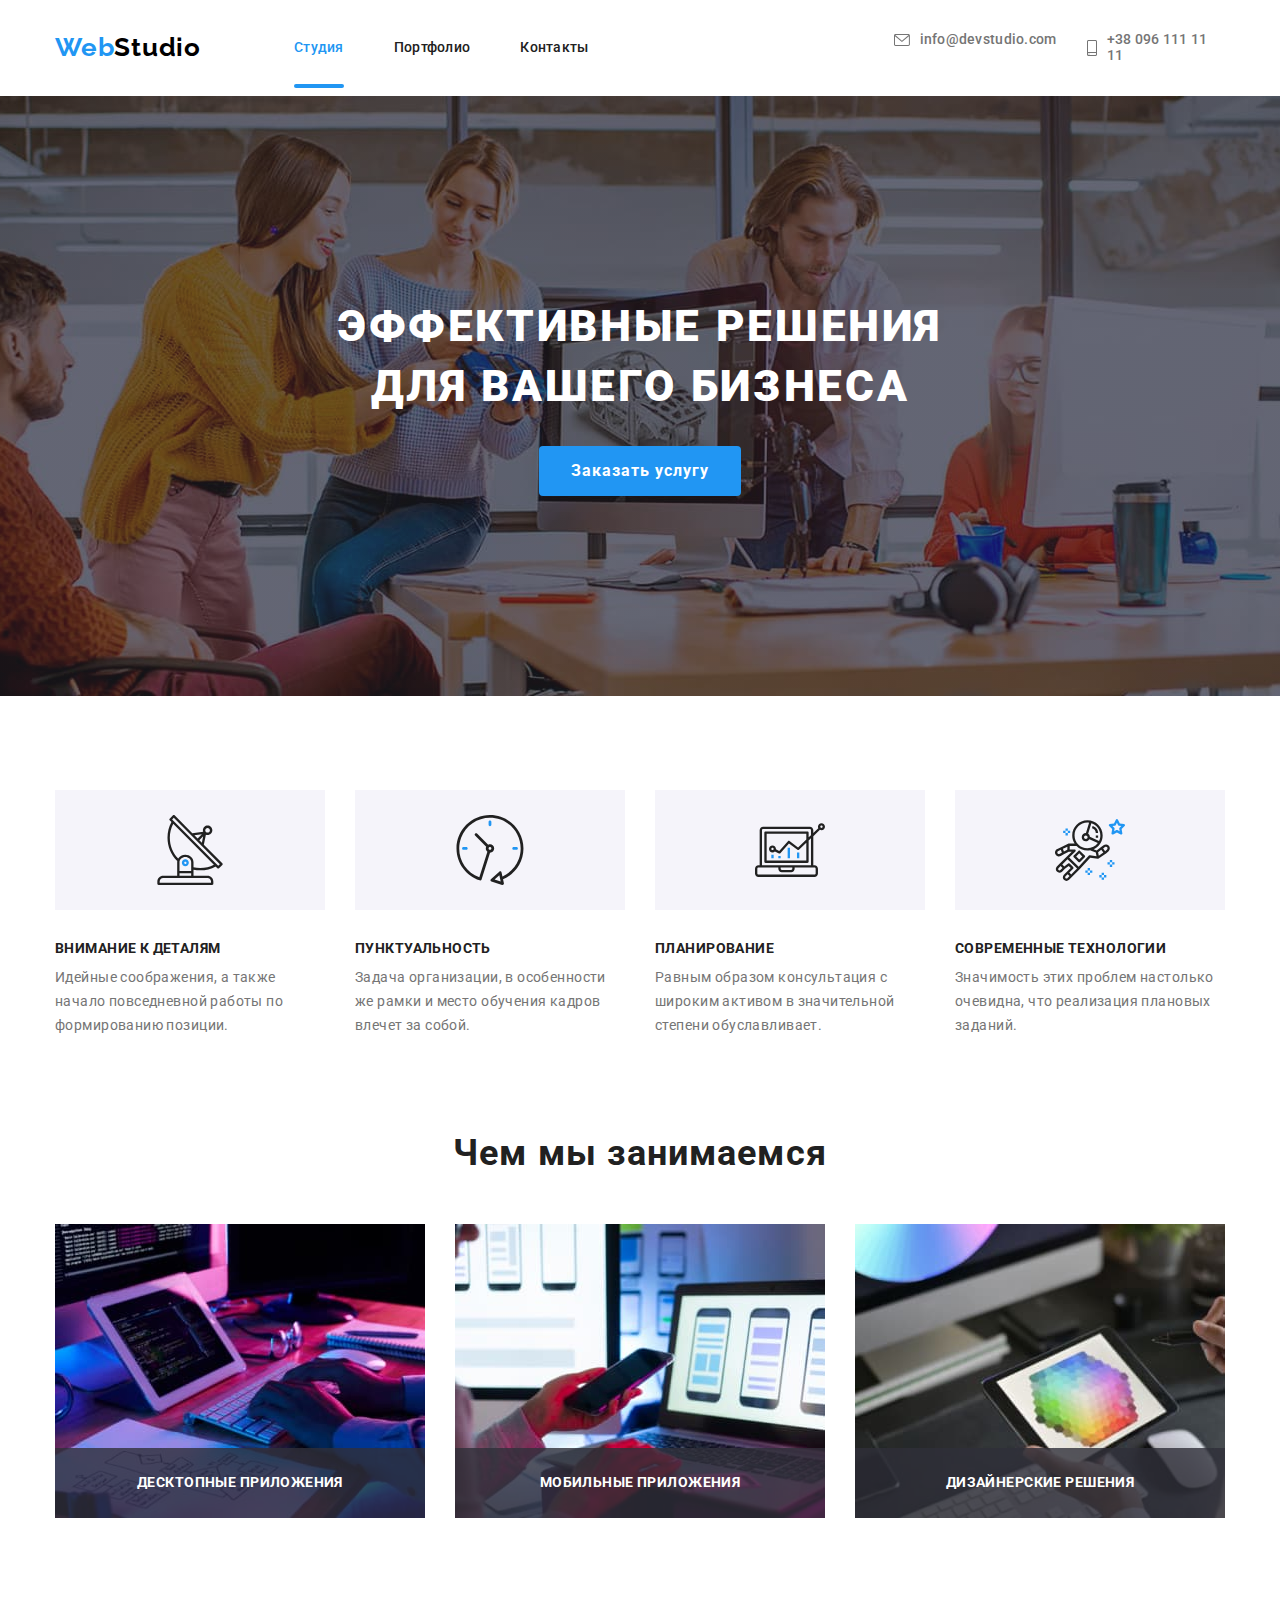
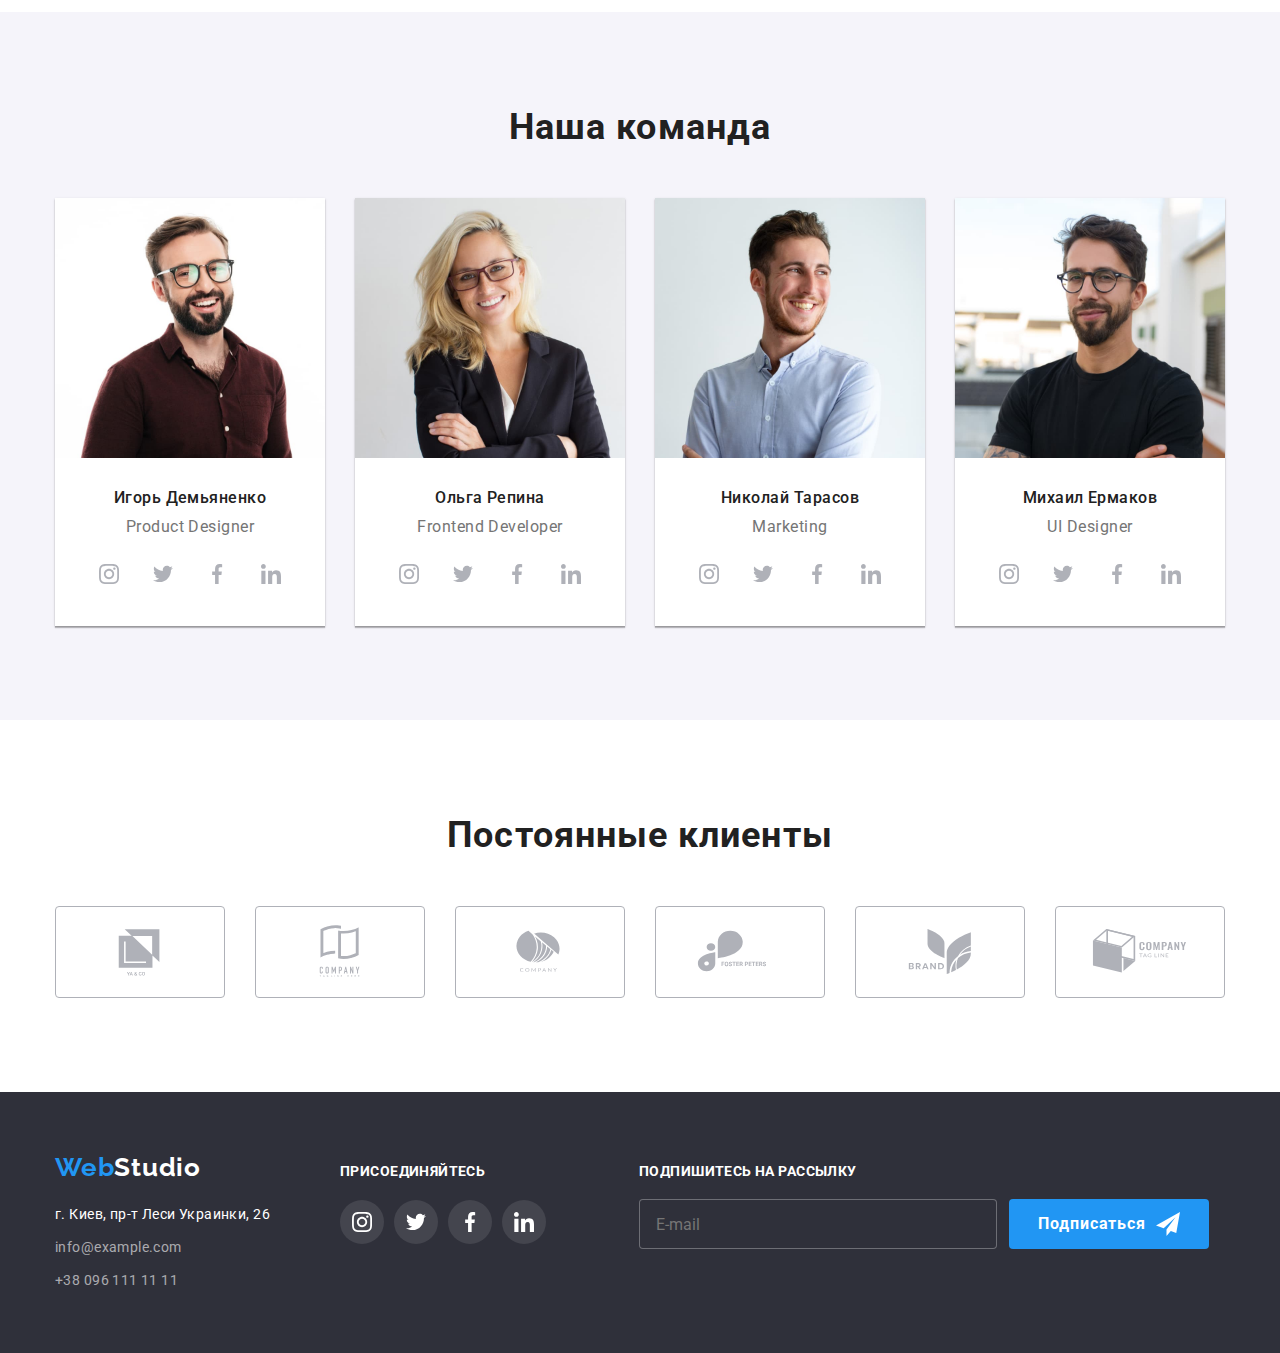
<file: index.html>
<!DOCTYPE html>
<html lang="ru">
    <head>
        <meta charset="utf-8">
        <title>Главная</title>
        <link href="https://fonts.googleapis.com/css2?family=Raleway:wght@700&family=Roboto:wght@400;500;700;900&display=swap" rel="stylesheet">  
        <link href="css/modern-normalize.css" rel="stylesheet">    
        <link rel="stylesheet" href="css/styles.css">
    </head>

    <body>
        <header class="header">
            <div class="container">
                <nav class="nav-container">
                    <a href="./index.html" class="logo"><span class="logo-web">Web</span><span class="logo-studio">Studio</span></a>
                    <ul class="list navigation">
                        <li><a class="link nav-link current-page" href="./index.html">Студия</a></li>
                        <li><a class="link nav-link" href="./portfolio.html">Портфолио</a></li>
                        <li><a class="link nav-link" href="">Контакты</a></li>
                    </ul>
                </nav>
                <ul class="list header-contacts">
                    <li> 
                        <a class="link mail" href="mailto:info@devstudio.com">
                            <div class="contacts-icon">
                                <svg class="envelop-icon" width="16" height="12">
                                    <use href="./images/icons.svg#icon-envelope"></use>
                                </svg>
                            </div>
                            info@devstudio.com
                        </a>
                    </li>
                    <li>
                        
                        <a class="link phone" href="tel:+380961111111">
                            <div class="contacts-icon">
                                <svg class="phone-icon" width="10" height="16">
                                    <use href="./images/icons.svg#icon-smartphone"></use>
                                </svg>
                            </div>
                            +38 096 111 11 11
                        </a>
                    </li>
                </ul>
            </div>
        </header>

        <main>
            <section class="section hero">
                <h1 class="hero-heading">Эффективные решения<br>для вашего бизнеса</h1>
                <button data-modal-open class="hero-button" type="button">Заказать услугу</button>
            </section>

            <section class="section features"> 
                <div class="container">
                    <h2 class="section-heading">Особенности</h2>
                    <ul class="list">
                        <li class="features-item attention">
                            <div class="feature-icon">
                                <svg width="70" height="70">
                                    <use href="./images/icons.svg#icon-antenna"></use>
                                </svg>
                            </div>
                            <h3 class="section-element">Внимание к деталям</h3>
                            <p class="text">
                            Идейные соображения, а также начало повседневной работы по формированию позиции.
                            </p>
                        </li>
                        <li class="features-item">
                            <div class="feature-icon">
                                <svg width="70" height="70">
                                    <use href="./images/icons.svg#icon-clock"></use>
                                </svg>
                            </div>
                            <h3 class="section-element">Пунктуальность</h3>
                            <p class="text">
                            Задача организации, в особенности же рамки и место обучения кадров влечет за собой.
                            </p>
                        </li>
                        <li class="features-item">
                            <div class="feature-icon">
                                <svg width="70" height="70">
                                    <use href="./images/icons.svg#icon-diagram"></use>
                                </svg>
                            </div>
                            <h3 class="section-element">Планирование</h3>
                            <p class="text">
                            Равным образом консультация с широким активом в значительной степени обуславливает.
                            </p>
                        </li>
                        <li class="features-item">
                            <div class="feature-icon">
                                <svg width="70" height="70">
                                    <use href="./images/icons.svg#icon-astronaut"></use>
                                </svg>
                            </div>
                            <h3 class="section-element">Современные технологии</h3>
                            <p class="text">
                            Значимость этих проблем настолько очевидна, что реализация плановых заданий.
                            </p>
                        </li>
                    </ul>
                </div>
            </section>

            <section class="section business">
                <div class="container">
                    <h2 class="section-heading">Чем мы занимаемся</h2>
                    <ul class="list">
                        <li class="product-item">
                            <img src="./images/laptop1.jpg" alt="laptop1" width="370">
                            <div class="product-name"><span>Десктопные приложения</span></div>                           
                        </li>
                        <li class="product-item">
                            <img src="./images/laptop2.jpg" alt="laptop2" width="370">
                            <div class="product-name"><span>Мобильные приложения</span></div>
                        </li>
                        <li class="product-item">
                            <img src="./images/laptop3.jpg" alt="laptop3" width="370">
                            <div class="product-name"><span>Дизайнерские решения</span></div>
                        </li>
                    </ul>
                </div>
            </section>

            <section class="section our-team">
                <div class="container">
                    <h2 class="section-heading">Наша команда</h2>
                    <ul class="list">
                        <li class="member-card">
                            <img src="./images/ihor.jpg" alt="Игорь Демьяненко" width="270">
                            <div class="member-describe">
                                <h3 class="section-element">Игорь Демьяненко</h3>
                                <p class="text">Product Designer</p>
                                <ul class="list profile-list">
                                    <li class="member-profile">
                                        <a href="" class="link">
                                            <svg class="media-icon" width="20" height="20">
                                                <use href="./images/icons.svg#icon-instagram"></use>
                                            </svg>
                                        </a>
                                    </li>
                                    <li class="member-profile">
                                        <a href="" class="link">
                                            <svg class="media-icon" width="20" height="20">
                                                <use href="./images/icons.svg#icon-twitter"></use>
                                            </svg>
                                        </a>
                                    </li>
                                    <li class="member-profile">
                                        <a href="" class="link">
                                            <svg class="media-icon" width="20" height="20">
                                               <use href="./images/icons.svg#icon-facebook"></use>
                                            </svg>
                                        </a>
                                    </li>
                                    <li class="member-profile">
                                        <a href="" class="link">
                                            <svg class="media-icon" width="20" height="20">
                                                <use href="./images/icons.svg#icon-linkedin"></use>
                                            </svg>
                                        </a>
                                    </li>
                                </ul>
                            </div>
                        </li>
                        <li class="member-card">
                            <img src="./images/olha.jpg" alt="Ольга Репина" width="270">
                            <div class="member-describe">
                                <h3 class="section-element">Ольга Репина</h3>
                                <p class="text">Frontend Developer</p>
                                <ul class="list profile-list">
                                    <li class="member-profile">
                                        <a href="" class="link">
                                            <svg class="media-icon" width="20" height="20">
                                                <use href="./images/icons.svg#icon-instagram"></use>
                                            </svg>
                                        </a>
                                    </li>
                                    <li class="member-profile">
                                        <a href="" class="link">
                                            <svg class="media-icon" width="20" height="20">
                                                <use href="./images/icons.svg#icon-twitter"></use>
                                            </svg>
                                        </a>
                                    </li>
                                    <li class="member-profile">
                                        <a href="" class="link">
                                            <svg class="media-icon" width="20" height="20">
                                               <use href="./images/icons.svg#icon-facebook"></use>
                                            </svg>
                                        </a>
                                    </li>
                                    <li class="member-profile">
                                        <a href="" class="link">
                                            <svg class="media-icon" width="20" height="20">
                                                <use href="./images/icons.svg#icon-linkedin"></use>
                                            </svg>
                                        </a>
                                    </li>
                                </ul>
                            </div>
                        </li>
                        <li class="member-card">
                            <img src="./images/nikolai.jpg" alt="Николай Тарасов" width="270">
                            <div class="member-describe">
                                <h3 class="section-element">Николай Тарасов</h3>
                                <p class="text">Marketing</p>
                                <ul class="list profile-list">
                                    <li class="member-profile">
                                        <a href="" class="link">
                                            <svg class="media-icon" width="20" height="20">
                                                <use href="./images/icons.svg#icon-instagram"></use>
                                            </svg>
                                        </a>
                                    </li>
                                    <li class="member-profile">
                                        <a href="" class="link">
                                            <svg class="media-icon" width="20" height="20">
                                                <use href="./images/icons.svg#icon-twitter"></use>
                                            </svg>
                                        </a>
                                    </li>
                                    <li class="member-profile">
                                        <a href="" class="link">
                                            <svg class="media-icon" width="20" height="20">
                                               <use href="./images/icons.svg#icon-facebook"></use>
                                            </svg>
                                        </a>
                                    </li>
                                    <li class="member-profile">
                                        <a href="" class="link">
                                            <svg class="media-icon" width="20" height="20">
                                                <use href="./images/icons.svg#icon-linkedin"></use>
                                            </svg>
                                        </a>
                                    </li>
                                </ul>
                            </div>
                        </li>
                        <li class="member-card">
                            <img src="./images/mikhail.jpg" alt="Михаил Ермаков" width="270">
                            <div class="member-describe">
                                <h3 class="section-element">Михаил Ермаков</h3>
                                <p class="text">UI Designer</p>
                                <ul class="list profile-list">
                                    <li class="member-profile">
                                        <a href="" class="link">
                                            <svg class="media-icon" width="20" height="20">
                                                <use href="./images/icons.svg#icon-instagram"></use>
                                            </svg>
                                        </a>
                                    </li>
                                    <li class="member-profile">
                                        <a href="" class="link">
                                            <svg class="media-icon" width="20" height="20">
                                                <use href="./images/icons.svg#icon-twitter"></use>
                                            </svg>
                                        </a>
                                    </li>
                                    <li class="member-profile">
                                        <a href="" class="link">
                                            <svg class="media-icon" width="20" height="20">
                                               <use href="./images/icons.svg#icon-facebook"></use>
                                            </svg>
                                        </a>
                                    </li>
                                    <li class="member-profile">
                                        <a href="" class="link">
                                            <svg class="media-icon" width="20" height="20">
                                                <use href="./images/icons.svg#icon-linkedin"></use>
                                            </svg>
                                        </a>
                                    </li>
                                </ul>
                            </div>
                        </li>
                    </ul>
                </div>
            </section>

            <section class="section our-clients">
                <div class="container">
                    <h2 class="section-heading">Постоянные клиенты</h2>
                    <div>
                        <ul class="list clients-list">
                            <li class="clients-item">
                                <a class="link" href="">
                                <svg class="logo-icon" width="106" height="60">
                                    <use href="./images/icons.svg#icon-Logo-1"></use>
                                </svg>
                                </a>
                            </li>
                            <li class="clients-item">
                                <a class="link" href="">
                                <svg class="logo-icon" width="106" height="60">
                                   <use href="./images/icons.svg#icon-Logo-2"></use>
                                </svg>
                                </a></li>
                            <li class="clients-item">
                                <a class="link" href="">
                                <svg class="logo-icon" width="106" height="60">
                                    <use href="./images/icons.svg#icon-Logo-3"></use>
                                </svg>
                                </a>
                            </li>
                            <li class="clients-item">
                                <a class="link" href="">
                                <svg class="logo-icon" width="106" height="60">
                                    <use href="./images/icons.svg#icon-Logo-4"></use>
                                </svg>
                                </a>
                            </li>
                            <li class="clients-item">
                                <a class="link" href="">
                                <svg class="logo-icon" width="106" height="60">
                                    <use href="./images/icons.svg#icon-Logo-5"></use>
                                </svg>
                                </a>
                            </li>
                            <li class="clients-item">
                                <a class="link" href="">
                                <svg class="logo-icon" width="106" height="60">
                                    <use href="./images/icons.svg#icon-Logo-6"></use>
                                </svg>
                                </a>
                            </li>
                        </ul>
                    </div>
                </div>    
            </section>
        </main>

        <footer class="footer">
            <div class="container">
            <div class="wrapper">
                <div>
                <a href="./index.html" class="logo"><span class="logo-web">Web</span><span class="logo-studio">Studio</span></a>
                <address>
                    <ul class="list info">
                        <li><a class="link" href="">г. Киев, пр-т Леси Украинки, 26</a></li>
                        <li><a class="link footer-contacts" href="mailto:info@example.com">info@example.com</a></li>
                        <li><a class="link footer-contacts" href="tel:+380961111111">+38 096 111 11 11</a></li>
                    </ul>
                </address>
                </div>

                <div class="social-media">
                    <b class="join-us">Присоединяйтесь</b>
                    <ul class="list media-list">
                        <li class="media-item">
                            <a href="" class="link icon-link">
                                <svg class="footer-icon" width="20" height="20">
                                    <use href="./images/icons.svg#icon-instagram"></use>
                                </svg>
                            </a>
                        </li>
                        <li class="media-item">
                            <a href="" class="link icon-link">
                                <svg class="footer-icon" width="20" height="20">
                                    <use href="./images/icons.svg#icon-twitter"></use>
                                </svg>
                            </a>
                        </li>
                        <li class="media-item">
                            <a href="" class="link icon-link">
                                <svg class="footer-icon" width="20" height="20">
                                   <use href="./images/icons.svg#icon-facebook"></use>
                                </svg>
                            </a>
                        </li>
                        <li class="media-item">
                            <a href="" class="link icon-link">
                                <svg class="footer-icon" width="20" height="20">
                                    <use href="./images/icons.svg#icon-linkedin"></use>
                                </svg>
                            </a>
                        </li>
                    </ul>
                </div>

                <div class="suscribe-block">
                    <b class="subscribe-text">Подпишитесь на рассылку</b>
                    <form class="subscribe-form">
                        <input class="subscribe-field" name="email" placeholder="E-mail">
                        <button class="button subscribe-button" type="submit">
                            <span class="subscribe-button-text">Подписаться</span>
                            <span class="subscribe-icon">
                                <svg width="24" height="24">
                                    <use href="./images/icons.svg#icon-icon-send"></use>
                                </svg>
                            </span>
                        </button>
                    </form>
                </div>
            </div>
            </div>
        </footer>

        <div data-modal class="backdrop is-hidden">
            <div class="modal">
                <button data-modal-close class="modal-button" type="button">
                    <svg class="cross-icon" width="18" height="18">
                        <use href="./images/icons.svg#cross"></use>
                    </svg>
                </button>
                <b class="form-header">Оставьте свои данные, мы вам перезвоним</b>
               
                <form class="form">
                    <label class="label">
                        <input class="input" type="name" name="name">
                        <span class="field-icon">
                            <svg width="18" height="18">
                                <use href="./images/icons.svg#icon-person-black"></use>
                            </svg>
                        </span>
                        <span class="field-name">Имя</span>        
                    </label>
                    <label class="label">
                        <input class="input" type="tel" name="phone">
                        <span class="field-icon">
                            <svg width="18" height="18">
                                <use href="./images/icons.svg#icon-phone-black"></use>
                            </svg>
                        </span>
                        <span class="field-name">Телефон</span>
                    </label>
                    <label class="label">
                        <input class="input" type="email" name="mail">
                        <span class="field-icon">
                            <svg width="18" height="18">
                                <use href="./images/icons.svg#icon-email-black"></use>
                            </svg>
                        </span>
                        <span class="field-name">Почта</span>  
                    </label>
                    <label class="label label-comment">
                        <textarea class="input comment-box" name="comment" placeholder="Введите текст"></textarea>
                        <span class="field-name">Комментарий</span>
                    </label>
                    
                    <label class="label agreement">
                        <input class="hidden-box" type="checkbox">
                        <span class="checkbox">
                            <svg class="check-icon" width="11" height="8">
                                <use href="./images/icons.svg#icon-icon-check"></use>
                            </svg>
                        </span>
                        <span class="agreement-text">
                            Соглашаюсь с рассылкой и принимаю <a href="">Условия договора</a>
                        </span>                    
                    </label>
                    <button class="button submit-button" type="submit">Отправить</button>
                </form>
                
            </div>
        </div>
        <script src="./js/modal.js"></script>
    </body>
</html>
</file>
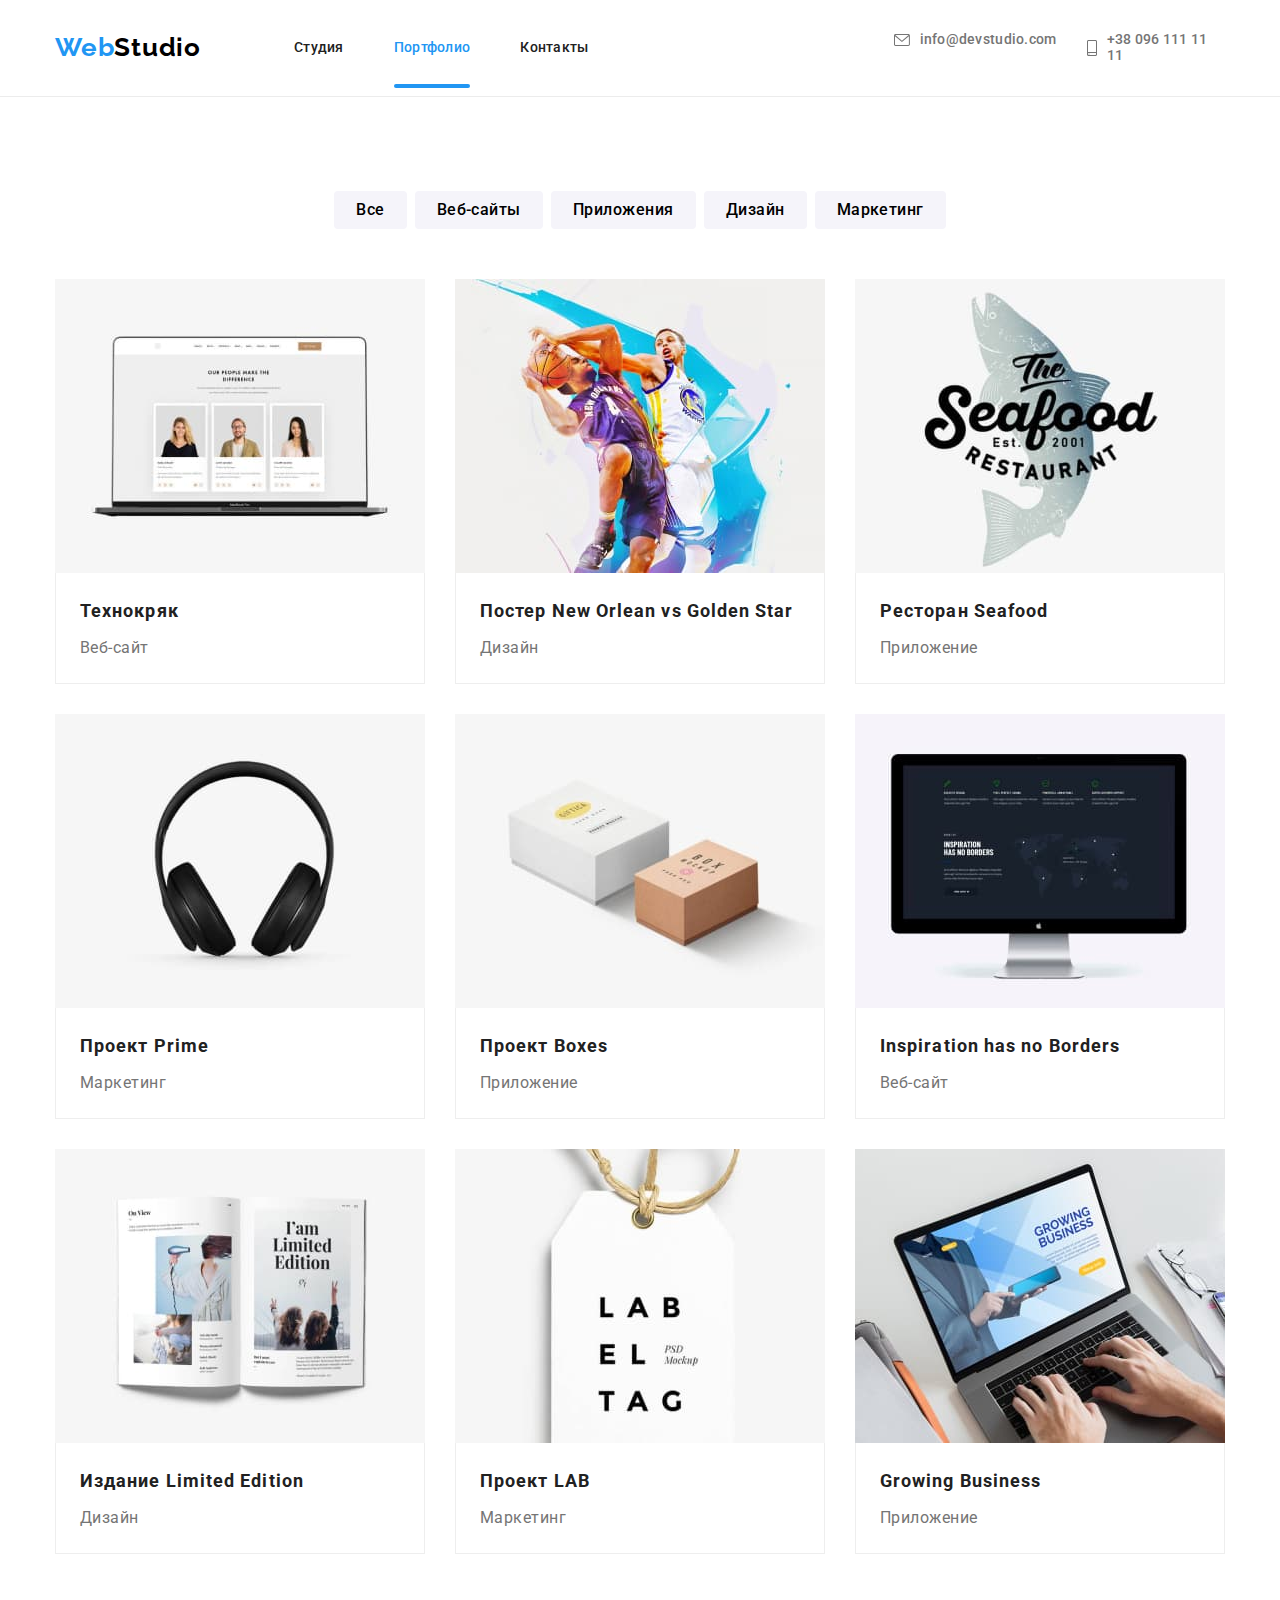
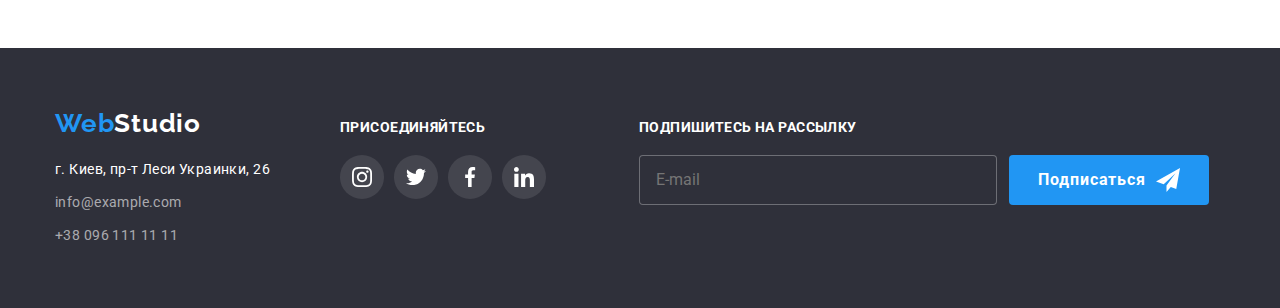
<file: portfolio.html>
<!DOCTYPE html>
<html lang="ru">
    <head>
        <meta charset="utf-8">
        <title>Главная</title>
        <link href="https://fonts.googleapis.com/css2?family=Raleway:wght@700&family=Roboto:wght@400;500;700;900&display=swap" rel="stylesheet">
        <link href="css/modern-normalize.css" rel="stylesheet"> 
        <link rel="stylesheet" href="css/styles.css">
    </head>

    <body>
        <header class="header header-line">
            <div class="container">
                <nav class="nav-container">
                    <a href="./index.html" class="logo"><span class="logo-web">Web</span><span class="logo-studio">Studio</span></a>
                    <ul class="list navigation">
                        <li><a class="link nav-link" href="./index.html">Студия</a></li>
                        <li><a class="link nav-link current-page" href="./portfolio.html">Портфолио</a></li>
                        <li><a class="link nav-link" href="">Контакты</a></li>
                    </ul>
                </nav>
                <ul class="list header-contacts">
                    <li> 
                        <a class="link mail" href="mailto:info@devstudio.com">
                            <div class="contacts-icon">
                                <svg class="envelop-icon" width="16" height="12">
                                    <use href="./images/icons.svg#icon-envelope"></use>
                                </svg>
                            </div>
                            info@devstudio.com
                        </a>
                    </li>
                    <li>
                        
                        <a class="link phone" href="tel:+380961111111">
                            <div class="contacts-icon">
                                <svg class="phone-icon" width="10" height="16">
                                    <use href="./images/icons.svg#icon-smartphone"></use>
                                </svg>
                            </div>
                            +38 096 111 11 11
                        </a>
                    </li>
                </ul>
            </div>
        </header>

        <main>
            <section class="section portfolio">
                <div class="container">
                    <h1 class="section-heading">Портфолио</h1>
                    <ul class="list filter">
                        <li><button class="button" type="button">Все</button></li>
                        <li><button class="button" type="button">Веб-сайты</button></li>
                        <li><button class="button" type="button">Приложения</button></li>
                        <li><button class="button" type="button">Дизайн</button></li>
                        <li><button class="button" type="button">Маркетинг</button></li>
                    </ul>

                    <ul class="list works">
                        <li>
                            <a class="link portfolio-card" href="">
                                <div class="image-wrap">
                                    <img src="./images/technokryak.jpg" width="370" alt="technokryak">
                                    <div class="overlay">
                                        <p class="overlay-text">
                                            Технокряк это современная площадка распространения коронавируса.
                                            Компании используют эту платформу для цифрового шпионажа и атак 
                                            на защищённые сервера конкурентов.
                                        </p>
                                    </div>
                                </div>
                                <div class="card-frame">
                                    <h2 class="section-element">Технокряк</h2>
                                    <p class="text">Веб-сайт</p>
                                </div>
                            </a>
                        </li>
                        <li>
                            <a class="link portfolio-card" href="">
                                <div class="image-wrap">
                                <img src="./images/poster.jpg" width="370" alt="poster">
                                <div class="overlay">
                                    <p class="overlay-text">
                                        Технокряк это современная площадка распространения коронавируса.
                                        Компании используют эту платформу для цифрового шпионажа и атак 
                                        на защищённые сервера конкурентов.
                                    </p>
                                </div>
                                </div>
                                <div class="card-frame">
                                    <h2 class="section-element">Постер New Orlean vs Golden Star</h2>
                                    <p class="text">Дизайн</p>
                                </div>
                            </a>
                        </li>
                        <li>
                            <a class="link portfolio-card" href="">
                                <div class="image-wrap">
                                <img src="./images/seafood.jpg" width="370"  alt="seafood">
                                <div class="overlay">
                                    <p class="overlay-text">
                                        Технокряк это современная площадка распространения коронавируса.
                                        Компании используют эту платформу для цифрового шпионажа и атак 
                                        на защищённые сервера конкурентов.
                                    </p>
                                </div>
                                </div>
                                <div class="card-frame">
                                    <h2 class="section-element">Ресторан Seafood</h2>
                                    <p class="text">Приложение</p>
                                </div>
                            </a>
                        </li>
                        <li>
                            <a class="link portfolio-card" href="">
                                <div class="image-wrap">
                                <img src="./images/prime.jpg" width="370" alt="prime">
                                <div class="overlay">
                                    <p class="overlay-text">
                                        Технокряк это современная площадка распространения коронавируса.
                                        Компании используют эту платформу для цифрового шпионажа и атак 
                                        на защищённые сервера конкурентов.
                                    </p>
                                </div>
                                </div>
                                <div class="card-frame">
                                    <h2 class="section-element">Проект Prime</h2>
                                    <p class="text">Маркетинг</p>
                                </div>
                            </a>
                        </li>
                        <li>
                            <a class="link portfolio-card" href="">
                                <div class="image-wrap">
                                <img src="./images/boxes.jpg" width="370" alt="boxes">
                                <div class="overlay">
                                    <p class="overlay-text">
                                        Технокряк это современная площадка распространения коронавируса.
                                        Компании используют эту платформу для цифрового шпионажа и атак 
                                        на защищённые сервера конкурентов.
                                    </p>
                                </div>
                                </div>
                                <div class="card-frame">
                                    <h2 class="section-element">Проект Boxes</h2>
                                    <p class="text">Приложение</p>
                                </div>
                            </a>
                        </li>
                        <li>
                            <a class="link portfolio-card" href="">
                                <div class="image-wrap">
                                <img src="./images/inspiration.jpg" width="370" alt="inspiration">
                                <div class="overlay">
                                    <p class="overlay-text">
                                        Технокряк это современная площадка распространения коронавируса.
                                        Компании используют эту платформу для цифрового шпионажа и атак 
                                        на защищённые сервера конкурентов.
                                    </p>
                                </div>
                                </div>
                                <div class="card-frame">
                                    <h2 class="section-element">Inspiration has no Borders</h2>
                                    <p class="text">Веб-сайт</p>
                                </div>
                            </a>
                        </li>
                        <li>
                            <a class="link portfolio-card" href="">
                                <div class="image-wrap">
                                <img src="./images/publishment.jpg" width="370" alt="publishment">
                                <div class="overlay">
                                    <p class="overlay-text">
                                        Технокряк это современная площадка распространения коронавируса.
                                        Компании используют эту платформу для цифрового шпионажа и атак 
                                        на защищённые сервера конкурентов.
                                    </p>
                                </div>
                                </div>
                                <div class="card-frame">
                                    <h2 class="section-element">Издание Limited Edition</h2>
                                    <p class="text">Дизайн</p>
                                </div>
                            </a>
                        </li>
                        <li>
                            <a class="link portfolio-card" href="">
                                <div class="image-wrap">
                                <img src="./images/lab.jpg" width="370" alt="lab">
                                <div class="overlay">
                                    <p class="overlay-text">
                                        Технокряк это современная площадка распространения коронавируса.
                                        Компании используют эту платформу для цифрового шпионажа и атак 
                                        на защищённые сервера конкурентов.
                                    </p>
                                </div>
                                </div>
                                <div class="card-frame">
                                    <h2 class="section-element">Проект LAB</h2>
                                    <p class="text">Маркетинг</p>
                                </div>
                            </a>
                        </li>
                        <li>
                            <a class="link portfolio-card" href="">
                                <div class="image-wrap">
                                <img src="./images/business.jpg" width="370" alt="business">
                                <div class="overlay">
                                    <p class="overlay-text">
                                        Технокряк это современная площадка распространения коронавируса.
                                        Компании используют эту платформу для цифрового шпионажа и атак 
                                        на защищённые сервера конкурентов.
                                    </p>
                                </div>
                                </div>
                                <div class="card-frame">
                                    <h2 class="section-element">Growing Business</h2>
                                    <p class="text">Приложение</p>
                                </div>
                            </a>
                        </li>
                    </ul>
                </div>
            </section>
            
        </main>

        <footer class="footer">
            <div class="container">
            <div class="wrapper">
                <div>
                <a href="./index.html" class="logo"><span class="logo-web">Web</span><span class="logo-studio">Studio</span></a>
                <address>
                    <ul class="list info">
                        <li><a class="link" href="">г. Киев, пр-т Леси Украинки, 26</a></li>
                        <li><a class="link footer-contacts" href="mailto:info@example.com">info@example.com</a></li>
                        <li><a class="link footer-contacts" href="tel:+380961111111">+38 096 111 11 11</a></li>
                    </ul>
                </address>
                </div>

                <div class="social-media">
                    <b class="join-us">Присоединяйтесь</b>
                    <ul class="list media-list">
                        <li class="media-item">
                            <a href="" class="link icon-link">
                                <svg class="footer-icon" width="20" height="20">
                                    <use href="./images/icons.svg#icon-instagram"></use>
                                </svg>
                            </a>
                        </li>
                        <li class="media-item">
                            <a href="" class="link icon-link">
                                <svg class="footer-icon" width="20" height="20">
                                    <use href="./images/icons.svg#icon-twitter"></use>
                                </svg>
                            </a>
                        </li>
                        <li class="media-item">
                            <a href="" class="link icon-link">
                                <svg class="footer-icon" width="20" height="20">
                                   <use href="./images/icons.svg#icon-facebook"></use>
                                </svg>
                            </a>
                        </li>
                        <li class="media-item">
                            <a href="" class="link icon-link">
                                <svg class="footer-icon" width="20" height="20">
                                    <use href="./images/icons.svg#icon-linkedin"></use>
                                </svg>
                            </a>
                        </li>
                    </ul>
                </div>
                <div class="suscribe-block">
                    <b class="subscribe-text">Подпишитесь на рассылку</b>
                    <form class="subscribe-form">
                        <input class="subscribe-field" name="email" placeholder="E-mail">
                        <button class="button subscribe-button" type="submit">
                            <span class="subscribe-button-text">Подписаться</span>
                            <span class="subscribe-icon">
                                <svg width="24" height="24">
                                    <use href="./images/icons.svg#icon-icon-send"></use>
                                </svg>
                            </span>
                        </button>
                    </form>
                </div>
            </div>
            </div>
        </footer>
    </body>
</html>
</file>
<file: css/styles.css>
*,
*::before,
*::after {
    box-sizing: border-box;
}

:root {
    --main-text-color: #757575;
    --secondary-text-color: #212121;
    --active-color: #2196F3;
    --background-primary: #ffffff;
    --background-secondary: #2F303A;
    --background-tertiary: #F5F4FA;
}

body {
    font-family: Roboto, -apple-system, BlinkMacSystemFont,
                "Segoe UI", "Oxygen",
                "Ubuntu", "Cantarell", "Fira Sans",
                "Droid Sans", "Helvetica Neue", sans-serif;
    color: var(--main-text-color);
    background-color: var(--background-primary);
}



/*---Reseting the margins----*/
h1, h2, h3, p {
    margin-top: 0;
    margin-bottom: 0;
}


.section {
    padding-top: 94px;
    padding-bottom: 94px;

}



.container {
    width: 1200px;
    padding-right: 15px;
    padding-left: 15px;
    
    margin-left: auto;
    margin-right: auto;
}

/*----List adjustments----*/
.list {
    list-style-type: none;

    margin-bottom: 0;
    margin-top: 0;
    padding-left: 0;
   
}

/*---- pictures reset ----*/
svg {
    display: block;
}

img {
    display: block;
}


/*----Logo styles----*/
.logo {
    display: inline-block;  
    padding-bottom: 25px;
    padding-top: 24px;
    margin-right: 93px;

    font-family: Raleway, sans-serif;
    font-weight: 700;
    font-size: 26px;
    line-height: 1.19;
    letter-spacing: 0.03em;
    text-decoration: none;  
}
.logo .logo-web {
    color: var(--active-color);
}
.footer .logo-studio {
    color: var(--background-primary);
}
.header .logo-studio {
    color: #000000;
}

/*----Background colors----*/


.footer {
    background-color: var(--background-secondary);
}

/*----Headings styles----*/
.section-heading {
    color: var(--secondary-text-color);
    font-size: 36px;
    line-height: 1.17;
    letter-spacing: 0.03em;
    text-align: center;

}
.section-element {
    color: var(--secondary-text-color);
    font-size: 14px;
    line-height: 1.16;
    letter-spacing: 0.03em;
}
.portfolio .section-element {
    font-size: 18px;
    line-height: 2;
    letter-spacing: 0.06em;
}
.our-team .section-element {
    font-weight: 500;
    font-size: 16px;
    line-height: 1.19;
}
.features .section-heading {
    display: none;
}
.features .section-element {
    text-transform: uppercase;
}
.section-heading {
    margin-bottom: 50px;
}


/*----Main text style----*/
.section .text {
    font-size:16px;
    line-height: 1.87;
    letter-spacing: 0.03em;
}
.our-team .text {
    line-height: 1.19;
    margin-bottom: 16px;
}
.features .text {
    font-size: 14px;
    line-height: 1.71;
}


/*---- Hero Section blocks of rules ----*/

.section.hero {
   
    background-image: linear-gradient(to right, 
    rgba(47, 48, 58, 0.4),
    rgba(47, 48, 58, 0.4))
    , url('../images/hero-image.jpg');
    background-position: center;
    background-repeat: no-repeat;
    background-size: cover;
    
    text-align: center;
    height: 600px;
    max-width: 1600px;

    padding-top: 200px;
    padding-bottom: 200px;

    margin: 0 auto;
}

.hero-heading {
    font-weight: 900;
    font-size: 44px;
    line-height: 1.37;
    color: var(--background-primary);
    letter-spacing: 0.06em;
    text-transform: uppercase;

    margin-top: 0;
    margin-bottom: 30px;
}

.hero-button,
.submit-button,
.subscribe-button {
    background-color: var(--active-color);
    color: var(--background-primary);
    font-family: inherit;
    font-weight: 700;
    font-size: 16px;
    line-height: 1.87;
    letter-spacing: 0.06em;
    cursor: pointer;

    border: transparent;
    border-radius: 4px;

    padding: 10px 32px;
    }





/*----Links styles----*/

.navigation .link {
    display: block;
    padding-top: 32px;
    padding-bottom: 32px;

    color: var(--secondary-text-color);
    font-weight: 500;
    font-size: 14px;
    line-height: 1.14;
    text-decoration: none;
    letter-spacing: 0.02em;
    transition: color 250ms cubic-bezier(0.4, 0, 0.2, 1);
}
.navigation .link.current-page {
    color: var(--active-color);
}
.header-contacts .link {
    display: block;
    padding-top: 32px;
    padding-bottom: 32px;
    
    font-style: normal;
    font-weight: 500;
    font-size: 14px;
    line-height: 1.14;
    letter-spacing: 0.02em;
    text-decoration: none;
    color: var(--main-text-color);

    transition: color 250ms cubic-bezier(0.4, 0, 0.2, 1);
   
}
.footer .link {
    font-style: normal;
    font-weight: normal;
    text-decoration: none;
    font-size: 14px;
    line-height: 1.71;
    letter-spacing: 0.03em;
    color: var(--background-primary);

    transition: color 250ms cubic-bezier(0.4, 0, 0.2, 1);
}
.link.footer-contacts {
    color: rgba(255, 255, 255, 0.6);

    transition: color 250ms cubic-bezier(0.4, 0, 0.2, 1);
}

.link:hover,
.link:focus {
    color: var(--active-color);
}
.link:hover svg {
    fill: var(--active-color);
}

/*------- HEADER ------*/
.header .container {
    display: flex;
    align-items: center;
}
.header.header-line  {
    border-bottom: 1px solid #ECECEC;
}
.nav-container {
    display: flex;
}
.navigation .nav-link {
    position: relative;
    
}
 .link.current-page::after {
    position: absolute;
    left: 0;
    bottom: 0;
    content: '';
    height: 4px;
    width: 100%;
    background-color: var(--active-color);
    border-radius: 2px;
}



.list.navigation {
    display: flex;
    margin-right: 305px;
}
.list.header-contacts {
    display: flex;   
}
.list.navigation li:not(:last-child) {
    margin-right: 50px;
}

.list.header-contacts li+li {
    margin-left: 30px;
}
.link.mail,
.link.phone {
    display: flex;
}
.contacts-icon {
    display: flex;
    align-items: center;
    padding-right: 10px;
  
}
.envelop-icon,
.phone-icon {
    fill: #757575;

    transition: fill 250ms cubic-bezier(0.4, 0, 0.2, 1);
}
.header .phone:focus .phone-icon,
.header .mail:focus .envelop-icon {
    fill: var(--active-color);
}

/*----Features Section elements positioning----*/

.section.features .list {
    display: flex;
}
.features .section-element {
    margin-bottom: 10px;
}
.features .list li {
    width: 270px;
}
.features .list li:not(:last-child) {
    margin-right: 30px;
}



/*----Business Section styles----*/
.section.business .list {
    display: flex;
}
.section.business {
    padding-top: 0px;
    padding-bottom: 94px;
}
.business .list li:not(:last-child) {
    margin-right: 30px;
}
.product-item {
    position: relative;
}
.product-name {
    position: absolute;
    bottom: 0;

    width: 100%;
    height: 70px;

    color: var(--background-primary);
    font-weight: 700;
    font-size: 14px;
    line-height: 1.14em;
    text-align: center;
    letter-spacing: 0.03em;
    text-transform: uppercase;
    background-color: rgba(47, 48, 58, 0.8);

    padding-top: 27px;
    padding-bottom: 27px;

}

/*----Our Team Section elements positioning----*/

.section.our-team .list {
    display: flex;
    text-align: center;
}
.our-team {
    background-color: var(--background-tertiary);
}

.our-team .list li:not(:last-child) {
    margin-right: 30px;
}
.our-team .section-element {
    margin-bottom: 10px;
}

.member-describe {
    background-color: #ffffff;
    height: 168px;
    width: 270px;

    padding-top: 30px;
    padding-bottom: 30px;
}
.feature-icon {
    display: flex;
    justify-content: center;
    align-items: center;
    height: 120px;
    width: 270px;
    background-color: #F5F4FA;
    margin-bottom: 30px;
}
.profile-list {
    display: flex;
    justify-content: center;
   
}
.member-profile > .link {
    display: flex;
    justify-content: center;
    align-items: center;
    height: 44px;
    width: 44px;
    border-radius: 50%;

    transition: background-color 250ms cubic-bezier(0.4, 0, 0.2, 1);
}
.our-team .profile-list li:not(:last-child) {
    margin-right: 10px;
}
.media-icon {
    fill: #AFB1B8;

    transition: fill 250ms cubic-bezier(0.4, 0, 0.2, 1);
}
.member-profile>.link:hover .media-icon,
.member-profile>.link:focus .media-icon {
    fill: var(--background-primary);
}
.member-profile>.link:hover,
.member-profile>.link:focus {
    background-color: var(--active-color);
}
.member-card {
    box-shadow: 0px 1px 3px rgba(0, 0, 0, 0.12), 
    0px 1px 1px rgba(0, 0, 0, 0.14), 
    0px 2px 1px rgba(0, 0, 0, 0.2);
}

/*----- OUR CLIENTS ----*/
.clients-list {
    display: flex;
    justify-content: center;
}
.clients-item .link {
    display: flex;
    justify-content: center;
    align-items: center;
    width: 170px;
    height: 92px;
    border: 1px solid #AFB1B8;
    border-radius: 4px;

    transition: border-color 250ms cubic-bezier(0.4, 0, 0.2, 1);
}
.clients-list li:not(:last-child) {
    margin-right: 30px;
}
.logo-icon {
    fill: #AFB1B8;

    transition: fill 250ms cubic-bezier(0.4, 0, 0.2, 1);
}

.clients-item>.link:hover,
.clients-item>.link:focus {
    border-color: var(--active-color);
}

.clients-item>.link:hover .logo-icon,
.clients-item>.link:focus .logo-icon {
    fill: var(--active-color);
}

/*----Footer Elements positioning and styles----*/
.footer .logo {
    padding-bottom: 0;
    padding-top: 0;
    margin-right: 0;
    margin-bottom: 20px;
    
}
.footer {
    padding-top: 60px;
    padding-bottom: 60px;
}
.footer .info li+li {
    margin-top: 9px;
}
.wrapper {
    display: flex;
    align-items: baseline;
}
.social-media {
    margin-left: 70px;
    margin-right: 93px;
}

.media-list {
    display: flex;
}
.media-item .link {
    display: flex;
    justify-content: center;
    align-items: center;
    height: 44px;
    width: 44px;
    border-radius: 50%;
    background-color: rgba(255, 255, 255, 0.1);

    transition: background-color 250ms cubic-bezier(0.4, 0, 0.2, 1);    

}
.join-us {
    display: block;
    color: var(--background-primary);
    text-transform: uppercase;
    font-size: 14px;
    line-height: 1.14em;
    letter-spacing: 0.03em;

    margin-bottom: 20px;
}
.media-item:not(:last-child) {
    margin-right: 10px;
}
.footer-icon {
    fill: var(--background-primary);

}
.icon-link:hover,
.icon-link:focus {
    background-color: var(--active-color);
}
.icon-link:hover .footer-icon,
.icon-link:focus .footer-icon {
    fill: var(--background-primary);
}

/*----Portfolio Elements positioning and styles----*/
.portfolio-card {
    display: block;

    transition: box-shadow 250ms cubic-bezier(0.4, 0, 0.2, 1);
}

.image-wrap {
    position: relative;
    overflow: hidden;
}

.portfolio-card:hover .overlay {
    transform: translateY(-100%);
}

.overlay {
    color: var(--background-primary);
    position: absolute;
    width: 100%;
    height: 100%;

    font-size: 18px;
    line-height: 1.56em;
    background-color: rgba(33, 150, 243, 0.9);
    
    padding: 63px 24px;

    transition: transform 250ms cubic-bezier(0.4, 0, 0.2, 1);
    
}

.portfolio .link {
    text-decoration: none;
    
}

.portfolio .text {
    color: var(--main-text-color);
}

.portfolio .section-heading,
.hidden-box {
    position: absolute;
    width: 1px;
    height: 1px;
    margin: -1px;
    border: 0;
    padding: 0;
    
    white-space: nowrap;
    clip-path: inset(100%);
    clip: rect(0 0 0 0);
    overflow: hidden;
}

.portfolio .filter {
    display: flex;
    justify-content: center;
    margin-bottom: 50px;
}

.portfolio .filter li:not(:last-child) {
    margin-right: 8px;
}

.portfolio .works {
    display: flex;
    flex-wrap: wrap;  
}
.portfolio .section-element {
    margin-bottom: 4px;

}

.works li:nth-last-child(n+4) {
    margin-bottom: 30px;
}

.works li:not(:nth-child(3n)) {
    margin-right: 30px;
}

.portfolio .card-frame {
    border-right: 1px solid #eeeeee;
    border-bottom: 1px solid #eeeeee;
    border-left: 1px solid #eeeeee;

    padding-top: 20px;
    padding-right: 24px;
    padding-bottom: 20px;
    padding-left: 24px;   
}

.portfolio .button {
    background-color: var(--background-tertiary);
    font-family: inherit;
    font-weight: 500;
    font-size: 16px;
    line-height: 1.62;
    letter-spacing: 0.03em;
    cursor: pointer;

    border: transparent;
    border-radius: 4px;

    padding: 6px 22px;

    transition: background-color 250ms cubic-bezier(0.4, 0, 0.2, 1),
                color 250ms cubic-bezier(0.4, 0, 0.2, 1),
                box-shadow 250ms cubic-bezier(0.4, 0, 0.2, 1);
}

.button:hover,
.button:focus {
    color: var(--background-primary);
    background-color: var(--active-color);
}

.portfolio .button:hover,
.portfolio .button:focus {
    box-shadow: 0px 3px 1px rgba(0, 0, 0, 0.1), 
    0px 1px 2px rgba(0, 0, 0, 0.08), 
    0px 2px 2px rgba(0, 0, 0, 0.12);
   
}

.portfolio-card:hover,
.portfolio-card:focus {
    box-shadow: 0px 1px 1px rgba(0, 0, 0, 0.12), 
    0px 4px 4px rgba(0, 0, 0, 0.06), 
    1px 4px 6px rgba(0, 0, 0, 0.16);
}



/*------ MODAL WINDOW -----*/

.backdrop {
    position: fixed;
    top: 0;
    left: 0;
    width: 100%;
    height: 100%;

    background-color: rgba(0, 0, 0, 0.2);

    transform: scale(1);
    transition: transform 250ms cubic-bezier(0.4, 0, 0.2, 1),
                opacity 250ms cubic-bezier(0.4, 0, 0.2, 1);
}

.modal {
    position: absolute;
    top: 50%;
    left: 50%;
    transform: translateX(-50%) translateY(-50%);

    width: 528px;
    height: 581px;
    padding: 40px;

    background-color: var(--background-primary);
    
}
.modal-button {
    display: flex;
    justify-content: center;
    align-items: center;

    position: absolute;
    top: 8px;
    right: 8px;

    width: 30px;
    height: 30px;

    background-color: var(--background-primary);
    border: 1px solid rgba(0, 0, 0, 0.1);
    border-radius: 50%;

    transition: border-color 250ms cubic-bezier(0.4, 0, 0.2, 1);
}


.backdrop.is-hidden {
    pointer-events: none;
    opacity: 0;
    transform: scale(0);

    
}
.modal-button:hover,
.modal-button:focus {
    border-color: var(--active-color);
    outline: none;
}
.modal-button:hover .cross-icon,
.modal-button:focus .cross-icon {
    fill: var(--active-color);
    
}

.cross-icon {
    fill: #000000;

    transition: fill 250ms cubic-bezier(0.4, 0, 0.2, 1);
}


/*-------- MODAL WINDOW FORM ------*/

.label {
    display: flex;
    position: relative;
    align-items: center;
    
   
    
}
.input {
    border: 1px solid rgba(33, 33, 33, 0.2);
    border-radius: 4px;

    flex-grow: 1;
    height: 40px;

    padding: 12px 42px;

    transition: fill 250ms cubic-bezier(0.4, 0, 0.2, 1),
                border-color 250ms cubic-bezier(0.4, 0, 0.2, 1);
}
.input.comment-box {
    height: 120px;

    padding: 12px 16px;
    resize: none;
}
.form-header {
    display: block;
    color: var(--secondary-text-color);
    font-size: 20px;
    line-height: calc(23 / 20);
    text-align: center;
    letter-spacing: 0.03em;

    margin-bottom: 30px;
}
.field-name {
    display: block;
    position: absolute;
    left: 0;
    top: -18px;

    color: var(--main-text-color);
    font-size: 12px;
    line-height: calc(14 / 12);
}
.field-icon {
    display: inline-block;
    position: absolute;
    left: 12px;
    align-self: center;

    width: 18px;
    height: 18px;

    fill: black;
   
}
.form .label:not(:last-of-type) {
    margin-top: 28px;
}

.label:last-of-type {
    margin-top: 20px;
}
.agreement-text {
    font-size: 14px;
    line-height: calc(24 / 14);
}
.checkbox {
    display: flex;
    justify-content: center;
    align-items: center;
    width: 16px;
    height: 15px;

    margin-right: 8px;

    border: 2px solid black;
    border-radius: 2px;

    transition: background-color 250ms cubic-bezier(0.4, 0, 0.2, 1),
                border-color 250ms cubic-bezier(0.4, 0, 0.2, 1);
    
}
.hidden-box:checked~.checkbox {
    background-color: var(--active-color);
    border-color: var(--active-color);
}

.hidden-box:focus~.checkbox {
    border-color: var(--active-color);
}

.agreement-text a {
    color: var(--active-color);
}
.submit-button {
    display: block;
    margin: 30px auto 0 auto;
   
   transition: box-shadow 250ms ubic-bezier(0.4, 0, 0.2, 1);
}
.submit-button:hover {
    box-shadow: 0px 4px 4px rgba(0, 0, 0, 0.15);

}
.comment-box::placeholder {
    color: rgba(117, 117, 117, 0.5);
    font-size: 14px;
    line-height: calc(16 / 14);
    letter-spacing: 0.01em;
}
.input:hover,
.input:focus {
    border-color: var(--active-color);
    outline: none;
}
.input:hover+.field-icon,
.input:focus+.field-icon {
    fill: var(--active-color);
}

.check-icon svg{
    opacity: 0;
}


.subscribe-form {
    display: flex;
}
.subscribe-text {
    display: block;
    color: var(--background-primary);
    text-transform: uppercase;
    font-size: 14px;
    line-height: calc(16 / 14);
    letter-spacing: 0.03em;

    margin-bottom: 20px;

}
.subscribe-field {
    width: 358px;
    height: 50px;

    color: var(--background-primary);

    margin-right: 12px;
    padding: 15px 16px;
    border: 1px solid rgba(255, 255, 255, 0.3);
    border-radius: 4px;

    

    background-color: var(--background-secondary);
}
.subscribe-button,
.submit-button {
    display: flex;
    justify-content: center;
    align-items: center;
    
    width: 200px;
    height: 50px;

    text
}

.subscribe-button-text {
    margin-right: 10px;
}
</file>
